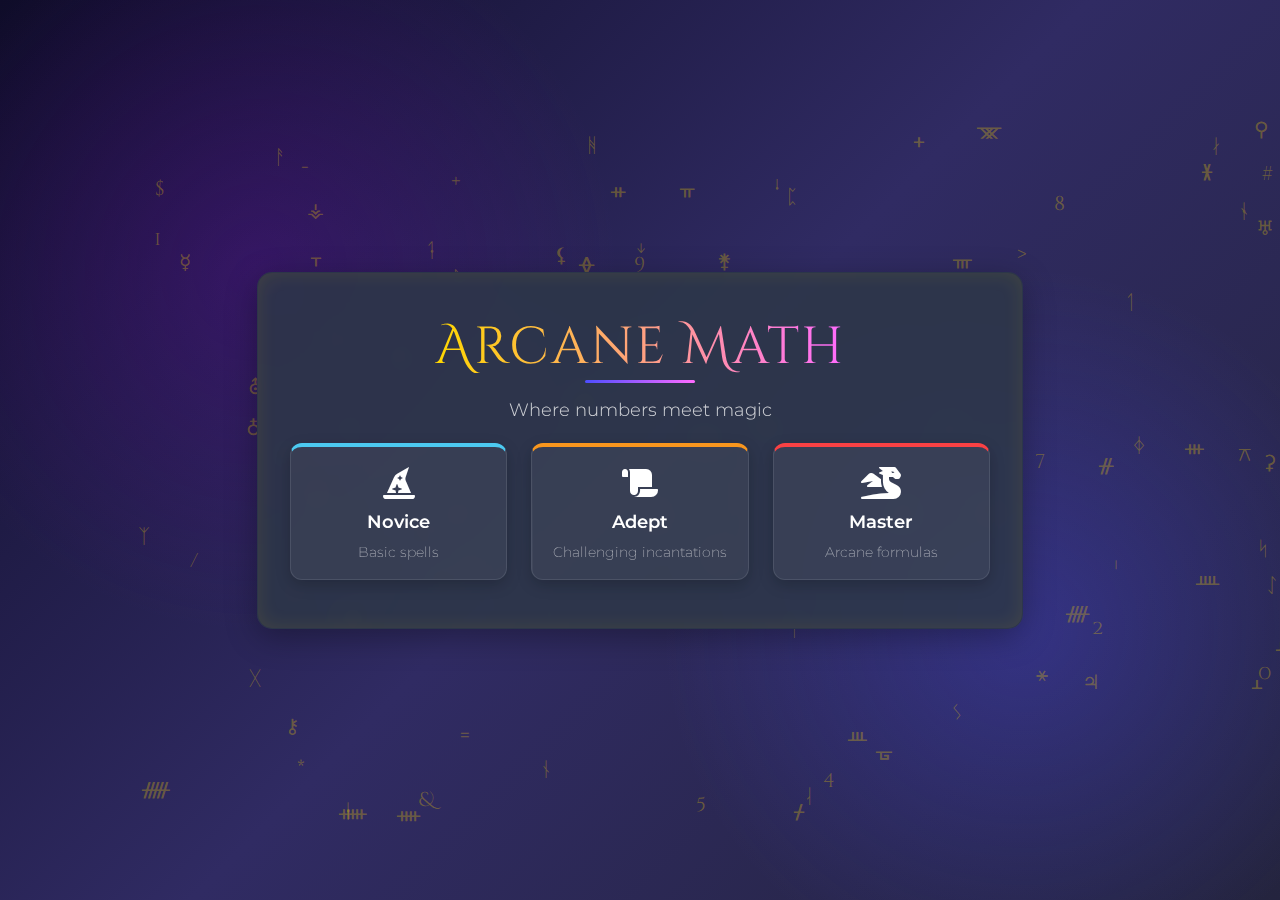
<file: index.html>
<!DOCTYPE html>
<html lang="en">
  <head>
    <meta charset="UTF-8" />
    <meta name="viewport" content="width=device-width, initial-scale=1.0" />
    <link rel="stylesheet" href="./assets/design/reset.css" />
    <link rel="stylesheet" href="./assets/design/style.css" />
    <link
      rel="stylesheet"
      href="https://cdnjs.cloudflare.com/ajax/libs/font-awesome/6.0.0-beta3/css/all.min.css"
    />
    <title>Math Quiz Game</title>
  </head>
  <body>
    <main class="game-container">
      <h1 class="title">Arcane Math</h1>
      <p class="description">Where numbers meet magic</p>

      <div class="level__btns">
        <a href="./Quize.html" class="level__btn">
          <i class="fas fa-hat-wizard"></i>
          Novice
          <span class="difficulty-label">Basic spells</span>
        </a>
        <a href="./Quize.html" class="level__btn">
          <i class="fas fa-scroll"></i>
          Adept
          <span class="difficulty-label">Challenging incantations</span>
        </a>
        <a href="./Quize.html" class="level__btn">
          <i class="fas fa-dragon"></i>
          Master
          <span class="difficulty-label">Arcane formulas</span>
        </a>
      </div>
    </main>
    <script src="./assets/script/script.js"></script>
  </body>
</html>
</file>
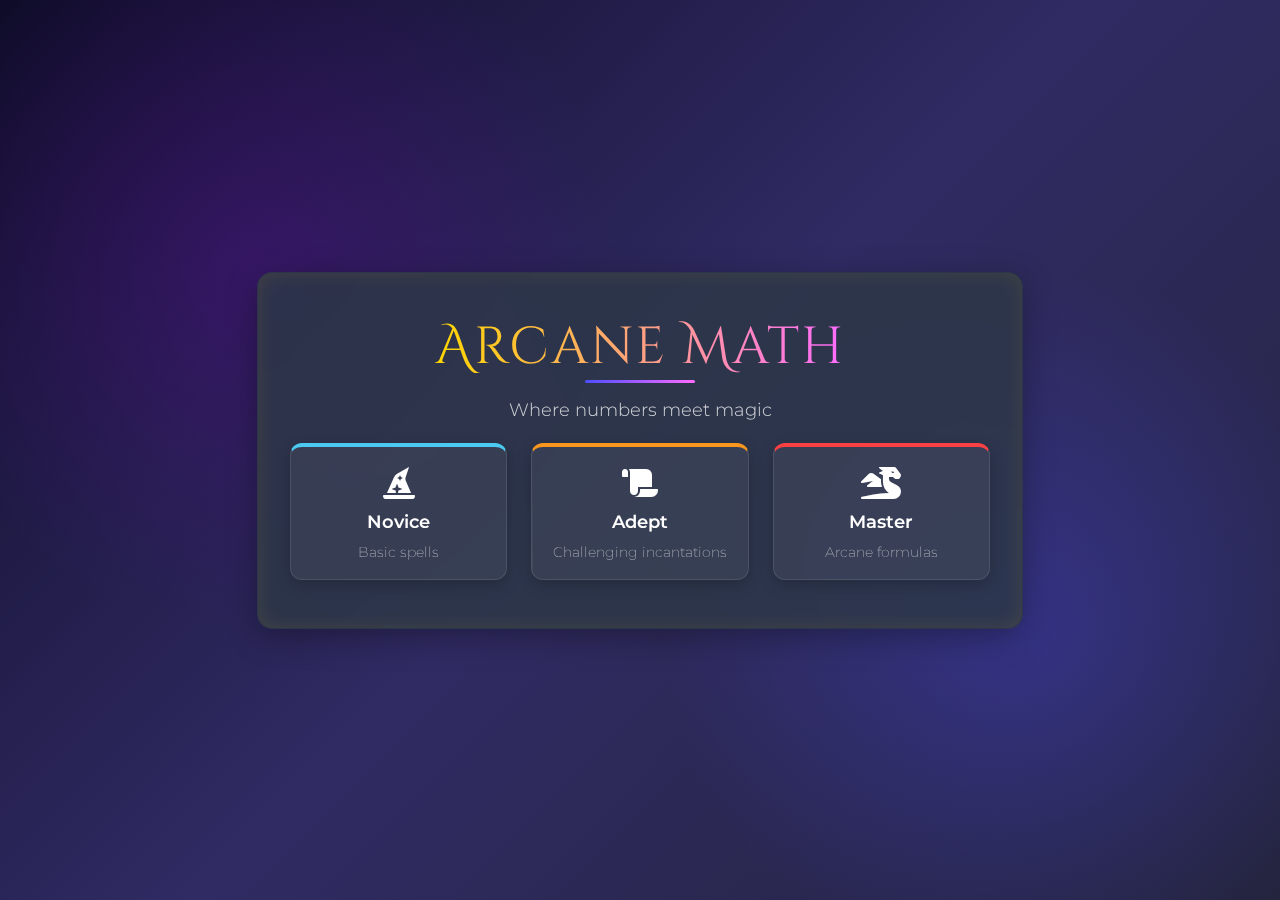
<file: home.html>
<!DOCTYPE html>
<html lang="en">
  <head>
    <meta charset="UTF-8" />
    <meta name="viewport" content="width=device-width, initial-scale=1.0" />
    <link rel="stylesheet" href="./assets/design/reset.css" />
    <link rel="stylesheet" href="./assets/design/style.css" />
    <link
      rel="stylesheet"
      href="https://cdnjs.cloudflare.com/ajax/libs/font-awesome/6.0.0-beta3/css/all.min.css"
    />
    <title>Math Quiz Game</title>
  </head>
  <body>
    <main class="game-container">
      <h1 class="title">Arcane Math</h1>
      <p class="description">Where numbers meet magic</p>

      <div class="level__btns">
        <a href="./Quize.html" class="level__btn">
          <i class="fas fa-hat-wizard"></i>
          Novice
          <span class="difficulty-label">Basic spells</span>
        </a>
        <a href="./Quize.html" class="level__btn">
          <i class="fas fa-scroll"></i>
          Adept
          <span class="difficulty-label">Challenging incantations</span>
        </a>
        <a href="./Quize.html" class="level__btn">
          <i class="fas fa-dragon"></i>
          Master
          <span class="difficulty-label">Arcane formulas</span>
        </a>
      </div>
    </main>
  </body>
</html>
</file>
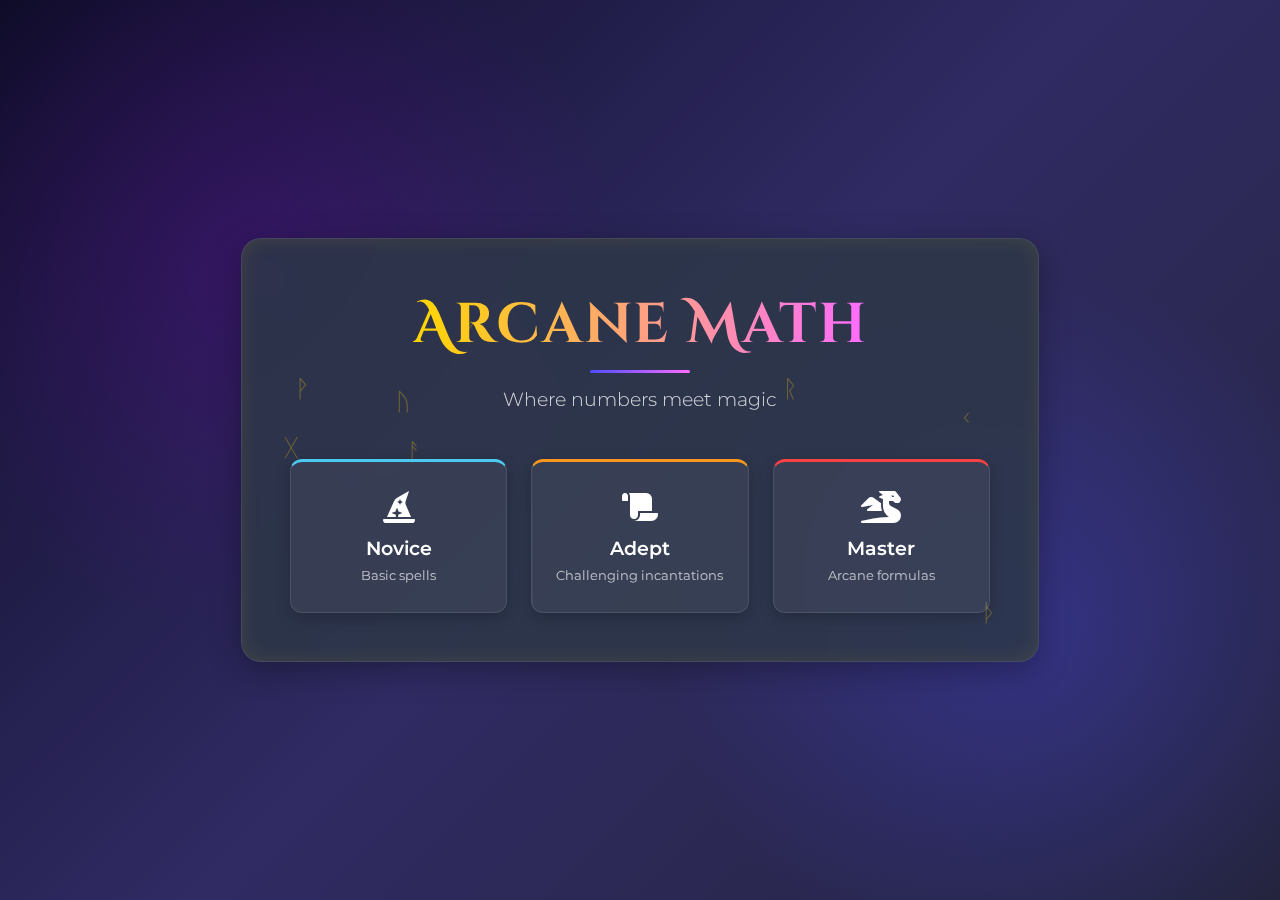
<file: assets/example.html>
<!DOCTYPE html>
<html lang="en">
<head>
    <meta charset="UTF-8">
    <meta name="viewport" content="width=device-width, initial-scale=1.0">
    <title>Arcane Math Challenge</title>
    <style>
        @import url('https://fonts.googleapis.com/css2?family=Montserrat:wght@400;600;800&family=Cinzel+Decorative:wght@700&display=swap');
        
        :root {
            --magic-purple: #6a0dad;
            --spell-blue: #4d4dff;
            --enchanted-gold: #ffd700;
            --modern-gray: #2d3748;
            --neon-pink: #ff6bff;
        }

        body {
            margin: 0;
            padding: 0;
            background: 
                radial-gradient(circle at 20% 30%, rgba(106, 13, 173, 0.3) 0%, transparent 30%),
                radial-gradient(circle at 80% 70%, rgba(77, 77, 255, 0.3) 0%, transparent 30%),
                linear-gradient(135deg, #0f0c29, #302b63, #24243e);
            font-family: 'Montserrat', sans-serif;
            color: white;
            min-height: 100vh;
            display: flex;
            flex-direction: column;
            align-items: center;
            justify-content: center;
            text-align: center;
            overflow-x: hidden;
        }

        .game-container {
            background: rgba(45, 55, 72, 0.85);
            backdrop-filter: blur(10px);
            border-radius: 20px;
            border: 1px solid rgba(255, 255, 255, 0.1);
            box-shadow: 
                0 8px 32px rgba(0, 0, 0, 0.3),
                inset 0 0 20px rgba(255, 215, 0, 0.1);
            padding: 3rem;
            width: 90%;
            max-width: 700px;
            position: relative;
            overflow: hidden;
            transition: transform 0.3s ease;
        }

        .game-container:hover {
            transform: translateY(-5px);
        }

        h1.title {
            font-family: 'Cinzel Decorative', cursive;
            font-size: 3.5rem;
            margin: 0 0 0.5rem;
            background: linear-gradient(90deg, var(--enchanted-gold), var(--neon-pink));
            -webkit-background-clip: text;
            background-clip: text;
            color: transparent;
            letter-spacing: 2px;
            position: relative;
            display: inline-block;
        }

        h1.title::after {
            content: '';
            position: absolute;
            bottom: -10px;
            left: 50%;
            transform: translateX(-50%);
            width: 100px;
            height: 3px;
            background: linear-gradient(90deg, var(--spell-blue), var(--neon-pink));
            border-radius: 3px;
        }

        p.description {
            font-size: 1.2rem;
            margin: 1rem 0 3rem;
            color: rgba(255, 255, 255, 0.8);
            font-weight: 300;
        }

        .level__btns {
            display: grid;
            grid-template-columns: repeat(auto-fit, minmax(150px, 1fr));
            gap: 1.5rem;
            margin-top: 2rem;
        }

        .level__btn {
            position: relative;
            background: rgba(255, 255, 255, 0.05);
            border: 1px solid rgba(255, 255, 255, 0.1);
            border-radius: 12px;
            padding: 1.8rem 1rem;
            font-size: 1.2rem;
            font-weight: 600;
            color: white;
            text-decoration: none;
            transition: all 0.3s ease;
            overflow: hidden;
            display: flex;
            flex-direction: column;
            align-items: center;
            justify-content: center;
            box-shadow: 0 5px 15px rgba(0, 0, 0, 0.2);
            z-index: 1;
        }

        .level__btn::before {
            content: '';
            position: absolute;
            top: 0;
            left: 0;
            width: 100%;
            height: 100%;
            background: linear-gradient(45deg, 
                        transparent 0%, 
                        rgba(255, 255, 255, 0.1) 50%, 
                        transparent 100%);
            transform: translateX(-100%);
            transition: transform 0.6s ease;
            z-index: -1;
        }

        .level__btn:hover {
            transform: translateY(-5px);
            box-shadow: 0 10px 25px rgba(0, 0, 0, 0.3);
        }

        .level__btn:hover::before {
            transform: translateX(100%);
        }

        .level__btn i {
            font-size: 2rem;
            margin-bottom: 0.8rem;
            transition: all 0.3s ease;
        }

        .level__btn:hover i {
            transform: scale(1.2);
        }

        .level__btn:nth-child(1) {
            border-top: 3px solid #4cc9f0;
        }

        .level__btn:nth-child(1):hover {
            background: rgba(76, 201, 240, 0.1);
        }

        .level__btn:nth-child(2) {
            border-top: 3px solid #f8961e;
        }

        .level__btn:nth-child(2):hover {
            background: rgba(248, 150, 30, 0.1);
        }

        .level__btn:nth-child(3) {
            border-top: 3px solid #f94144;
        }

        .level__btn:nth-child(3):hover {
            background: rgba(249, 65, 68, 0.1);
        }

        .difficulty-label {
            font-size: 0.8rem;
            opacity: 0.7;
            margin-top: 0.5rem;
            font-weight: 400;
        }

        /* Magical particles */
        .particle {
            position: absolute;
            background: white;
            border-radius: 50%;
            pointer-events: none;
            z-index: -1;
        }

        /* Responsive design */
        @media (max-width: 768px) {
            .game-container {
                padding: 2rem 1.5rem;
            }
            
            h1.title {
                font-size: 2.5rem;
            }
            
            .level__btns {
                grid-template-columns: 1fr;
            }
        }

        /* Animation for magical floating runes */
        @keyframes float {
            0%, 100% { transform: translateY(0); }
            50% { transform: translateY(-20px); }
        }

        .rune {
            position: absolute;
            font-family: 'Cinzel Decorative', cursive;
            color: rgba(255, 215, 0, 0.3);
            font-size: 1.5rem;
            animation: float 4s ease-in-out infinite;
            z-index: -1;
        }
    </style>
    <link rel="stylesheet" href="https://cdnjs.cloudflare.com/ajax/libs/font-awesome/6.0.0-beta3/css/all.min.css">
</head>
<body>
    <div class="game-container">
        <h1 class="title">Arcane Math</h1>
        <p class="description">Where numbers meet magic</p>
        
        <div class="level__btns">
            <a href="./Quize.html" class="level__btn">
                <i class="fas fa-hat-wizard"></i>
                Novice
                <span class="difficulty-label">Basic spells</span>
            </a>
            <a href="./Quize.html" class="level__btn">
                <i class="fas fa-scroll"></i>
                Adept
                <span class="difficulty-label">Challenging incantations</span>
            </a>
            <a href="./Quize.html" class="level__btn">
                <i class="fas fa-dragon"></i>
                Master
                <span class="difficulty-label">Arcane formulas</span>
            </a>
        </div>
    </div>

    <script>
        // Create magical floating runes
        const runes = ['ᚠ', 'ᚢ', 'ᚦ', 'ᚨ', 'ᚱ', 'ᚲ', 'ᚷ', 'ᚹ'];
        const container = document.querySelector('.game-container');
        
        for (let i = 0; i < 8; i++) {
            const rune = document.createElement('div');
            rune.className = 'rune';
            rune.textContent = runes[i];
            rune.style.left = `${Math.random() * 100}%`;
            rune.style.top = `${Math.random() * 100}%`;
            rune.style.animationDelay = `${Math.random() * 4}s`;
            container.appendChild(rune);
        }

        // Create particle effect on button hover
        document.querySelectorAll('.level__btn').forEach(btn => {
            btn.addEventListener('mouseenter', (e) => {
                const particles = 15;
                for (let i = 0; i < particles; i++) {
                    const particle = document.createElement('div');
                    particle.className = 'particle';
                    
                    const size = Math.random() * 5 + 2;
                    particle.style.width = `${size}px`;
                    particle.style.height = `${size}px`;
                    
                    const x = e.offsetX;
                    const y = e.offsetY;
                    particle.style.left = `${x}px`;
                    particle.style.top = `${y}px`;
                    
                    const color = getComputedStyle(btn).borderTopColor;
                    particle.style.background = color;
                    
                    btn.appendChild(particle);
                    
                    const animation = particle.animate([
                        { transform: `translate(0, 0)`, opacity: 1 },
                        { transform: `translate(${Math.random() * 100 - 50}px, ${Math.random() * 100 - 50}px)`, opacity: 0 }
                    ], {
                        duration: 1000,
                        easing: 'cubic-bezier(0, 0.9, 0.6, 1)'
                    });
                    
                    animation.onfinish = () => particle.remove();
                }
            });
        });
    </script>
</body>
</html>
</file>
<file: assets/design/style.css>
@import url("https://fonts.googleapis.com/css2?family=Montserrat:wght@400;600;800&family=Cinzel+Decorative:wght@700&display=swap");

:root {
  --magic-purple: #6a0dad;
  --spell-blue: #4d4dff;
  --enchanted-gold: #ffd700;
  --modern-gray: #2d3748;
  --neon-pink: #ff6bff;
  --white: #fff;
  --font: "Montserrat", sans-serif;
}
/****************************
     font-size:
     10/12/14/16/18/20/24/30/36/44/52/62/74/86/98 
     ****************************/
/****************************
    whitespace:
    2/4/8/12/16/24/32/48/64/80/96/128 
    ****************************/
body {
  /* 
  --make circle gradient in backgroung 
  --use transparent to transparency 👇
  */
  background: radial-gradient(
      circle at 20% 30%,
      rgba(106, 13, 173, 0.3) 0%,
      transparent 30%
    ),
    radial-gradient(
      circle at 80% 70%,
      rgba(77, 77, 255, 0.3) 0%,
      transparent 30%
    ),
    linear-gradient(135deg, #0f0c29, #302b63, #24243e);
  display: flex;
  flex-direction: column;
  justify-content: center;
  align-items: center;
  min-height: 100vh;
  font-family: var(--font);
}
.game-container {
  width: 90%;
  /* use min-width to responsive👇 */
  max-width: 70rem;
  padding: 4.8rem 3.2rem;
  background-color: rgba(45, 55, 72, 0.85);
  /* blur and transparency backgound of specific element👇 */
  backdrop-filter: blur(10px);
  border-radius: 15px;
  border: 1px solid rgba(45, 55, 72, 0.638);
  /* box shadow has 2 form outset is default and inset . we can use both for element 👇  */
  box-shadow: 0 8px 32px rgba(0, 0, 0, 0.3),
    inset 0 0 20px rgba(255, 215, 0, 0.1);
  text-align: center;
}
.title {
  font-family: "Cinzel Decorative", cursive;
  font-size: 5.2rem;
  margin: 0 0 0.4rem;
  background: linear-gradient(90deg, var(--enchanted-gold), var(--neon-pink));
  /* these property excute background just on text.👇 */
  /* use webkit to Old browser */
  -webkit-background-clip: text;
  background-clip: text;
  /* use transparent to Colorless of text. 👇 */
  color: transparent;
  letter-spacing: 2px;
  position: relative;
  display: inline-block;
}
.title::after {
  content: "";
  background: linear-gradient(90deg, var(--spell-blue), var(--neon-pink));
  width: 110px;
  height: 3px;
  position: absolute;
  bottom: -10px;
  left: 50%;
  transform: translateX(-50%);
  border-radius: 5px;
}
.description {
  margin: 2.4rem 0;
  color: rgba(255, 255, 255, 0.775);
  font-size: 1.8rem;
  font-weight: 300;
}
.level__btns {
  display: grid;
  grid-template-columns: repeat(auto-fit, minmax(15rem, 1fr));
  gap:2.4rem;
  margin-top: 2.4rem;
}
.level__btn {
  position: relative;
  background: rgba(255, 255, 255, 0.05);
  border: 1px solid rgba(255, 255, 255, 0.1);
  border-radius: 12px;
  padding: 2rem 1rem;
  font-size: 1.8rem;
  font-weight: 600;
  color: white;
  text-decoration: none;
  display: flex;
  flex-direction: column;
  align-items: center;
  justify-content: center;
  /* delete after do it other */
  row-gap: 1.4rem;
  box-shadow: 0 5px 15px rgba(0, 0, 0, 0.2);
  position: relative;
  z-index: 1;
  overflow: hidden;
  transition: all 0.3s ease;
}
.level__btn::before {
  content: "";
  position: absolute;
  top: 0;
  left: 0;
  width: 100%;
  height: 100%;
  background: linear-gradient(
    45deg,
    /* total transparency */ transparent 0%,
    /* 50% white opacity 10% */ rgba(255, 255, 255, 0.1) 50%,
    /* total transparency */ transparent 100%
  );
  transform: translateX(-100%);
  transition: transform 0.6s ease;
  z-index: -1;
}
/* transform button to up and shadow become bold 👇 */
.level__btn:hover {
  transform: translateY(-5px);
  box-shadow: 0 10px 25px rgba(0, 0, 0, 0.3);
}

.level__btn:hover::before {
  transform: translateX(100%);
}
.level__btn i {
  font-size: 3.2rem;
}
/* when btn hover i has changed 👇*/
.level__btn:hover i {
  transform: scale(1.2);
}
.level__btn:nth-child(1) {
  border-top: 4px solid #4cc9f0;
}
.level__btn:nth-child(2) {
  border-top: 4px solid #f8961e;
}
.level__btn:nth-child(3) {
  border-top: 4px solid #f94144;
}
.level__btn:nth-child(1):hover{
  background-color: rgba(76, 202, 240, 0.1);
}
.level__btn:nth-child(2):hover{
  background-color: rgba(248, 150, 30, 0.1);
}
.level__btn:nth-child(3):hover{
  background-color: rgba(249, 65, 68, 0.1);
}
.difficulty-label{
  font-size: 1.4rem;
  font-weight: 200;
  color: rgba(255, 255, 255, 0.6);
}
/* Animation for magical floating runes👇 */
@keyframes float {
  0% , 100%{
    transform: translateY(0);
  }
 25%{
    transform: translateY(40%);
  }

  50%{
    transform: translateY(20%);
  }
}
.rune{
  position: absolute;
  font-size: 2rem;
  font-family: 'Cinzel Decorative', cursive;
  color: rgba(255, 215, 0, 0.3);
  animation: float 4s ease-in-out infinite;
  z-index: -1;
}
</file>
